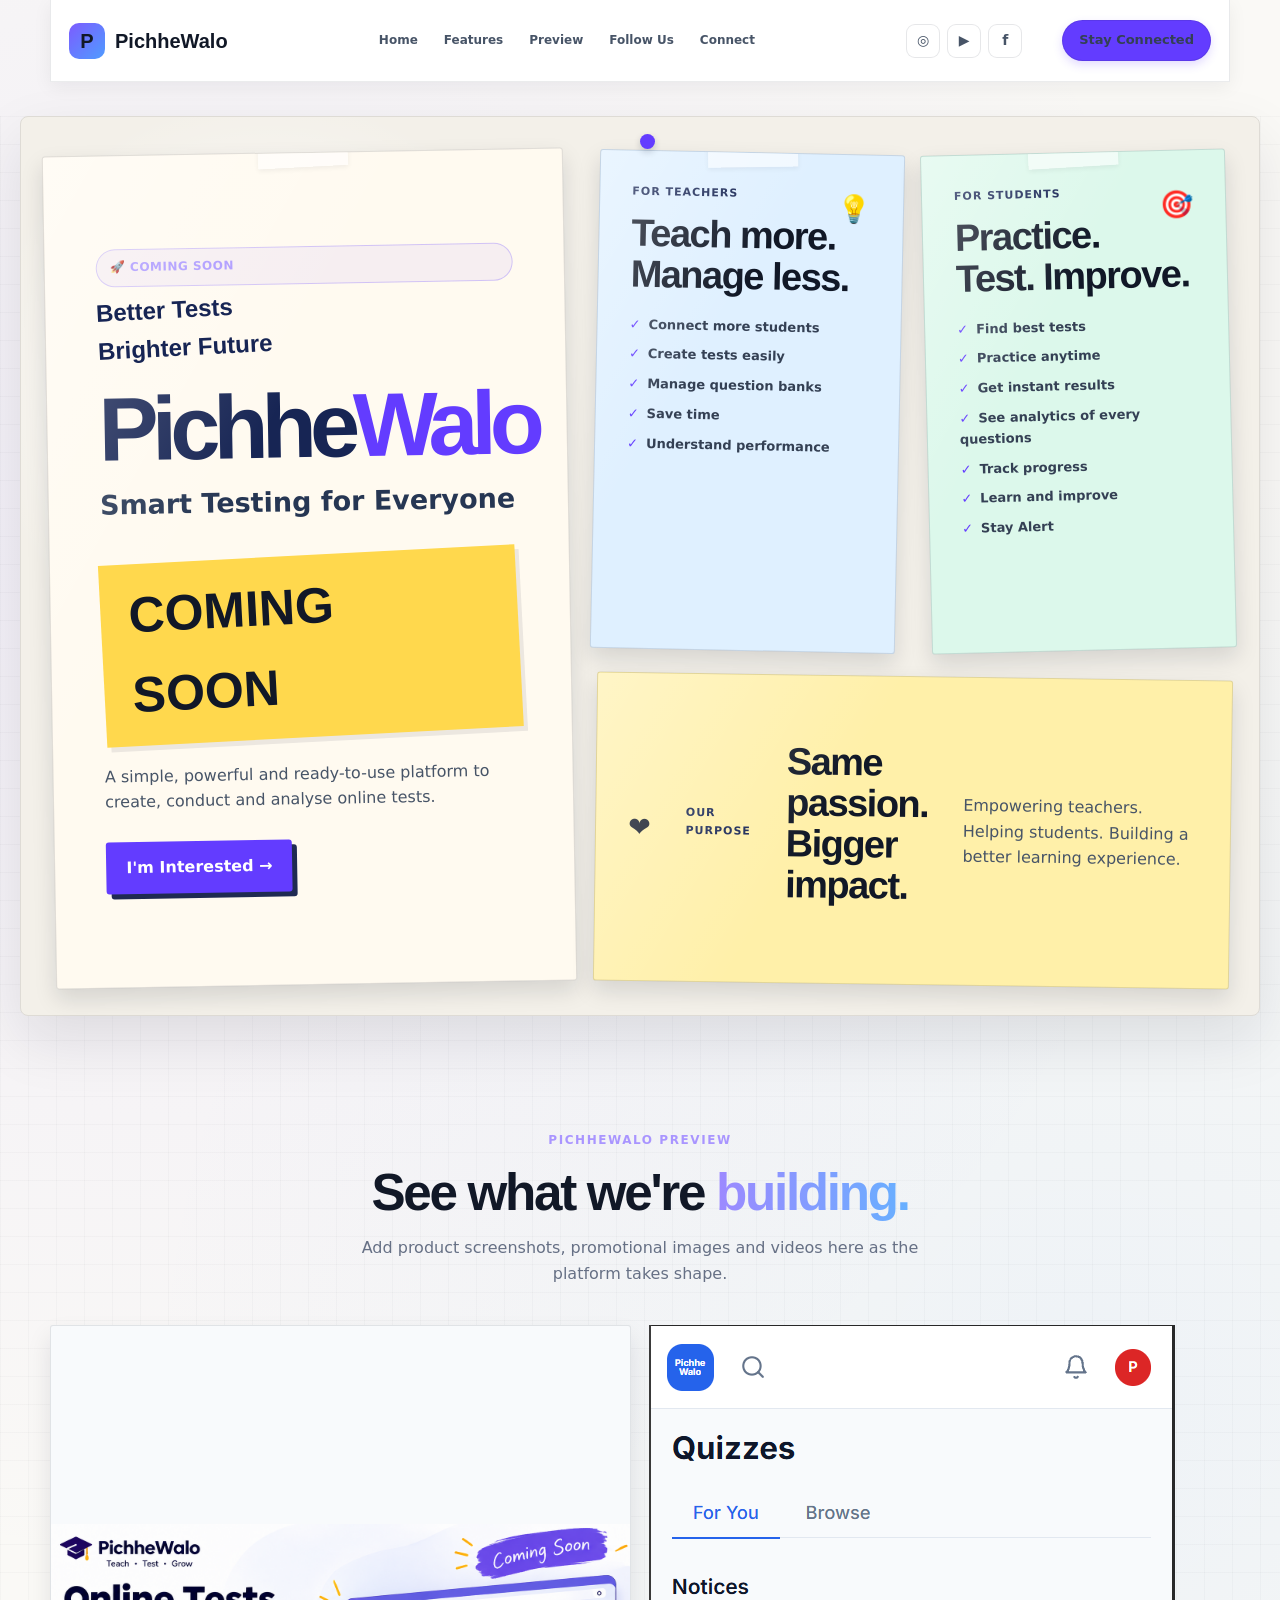
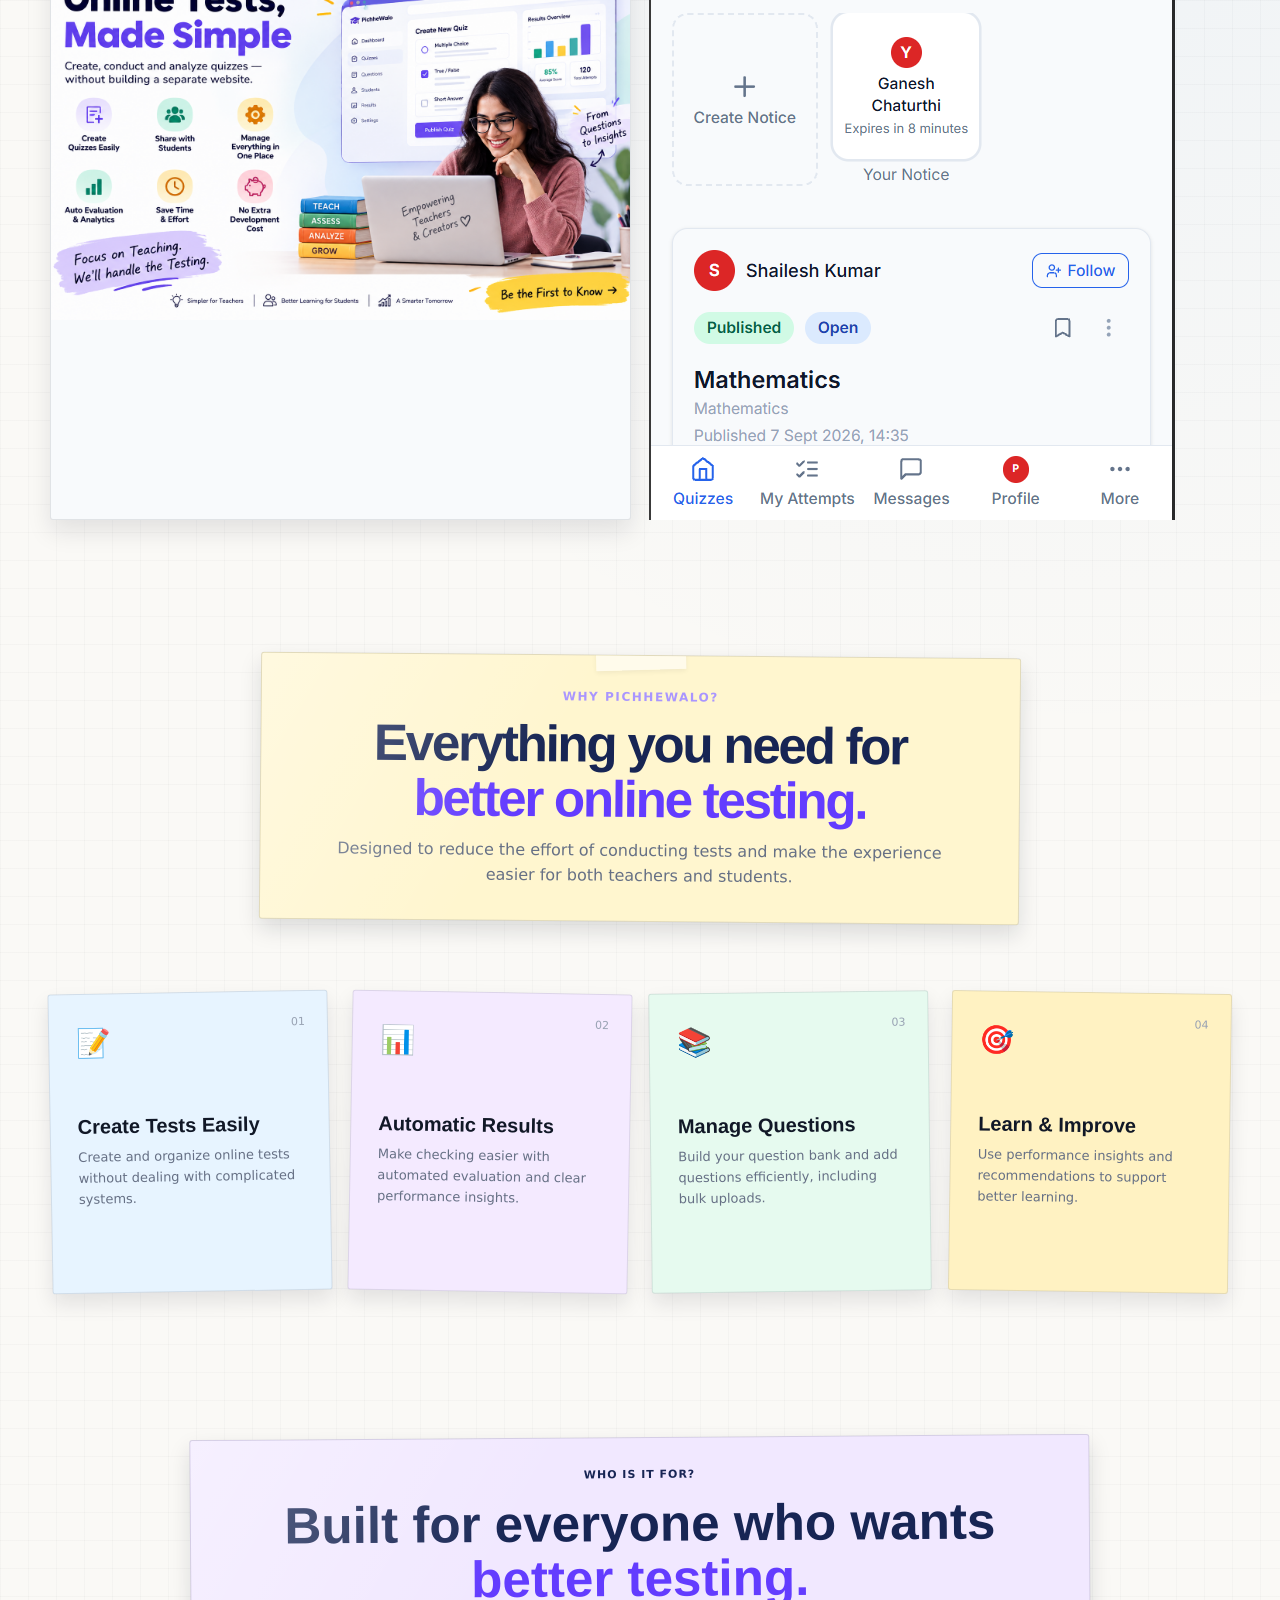
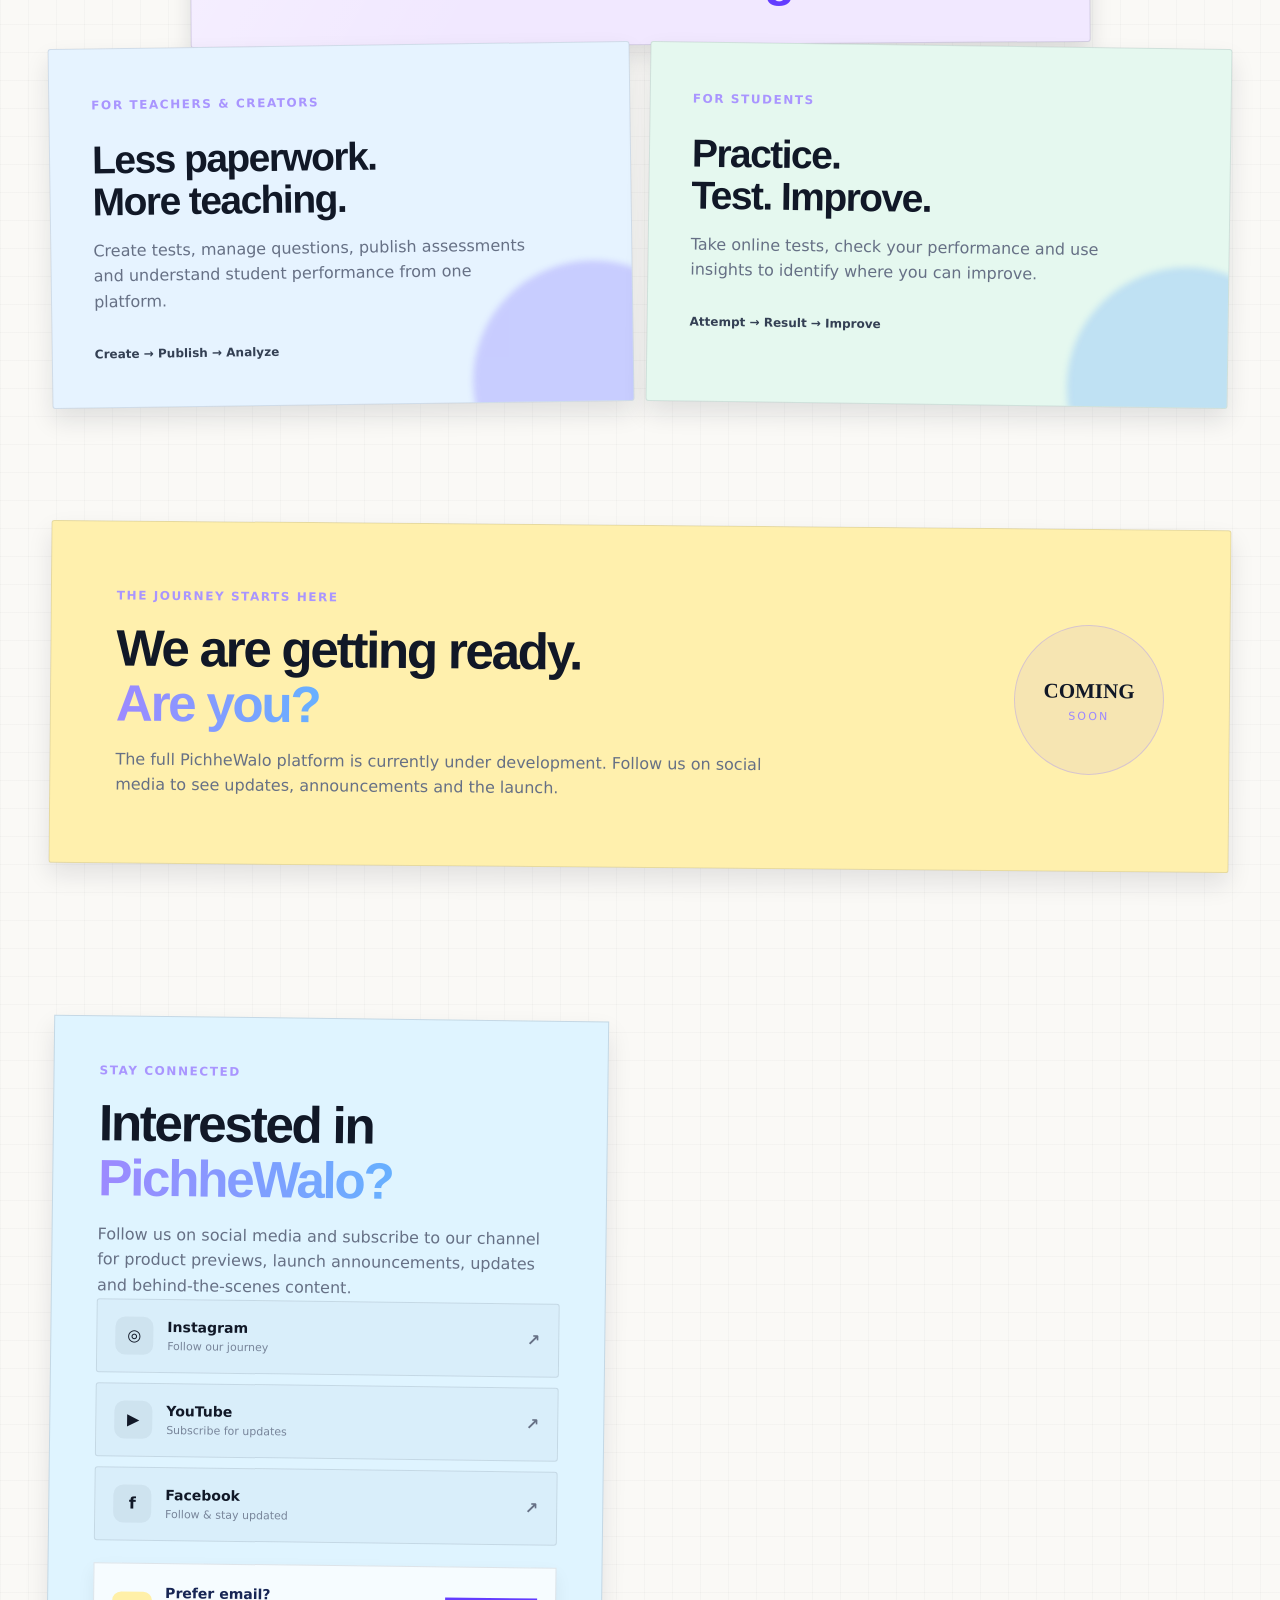
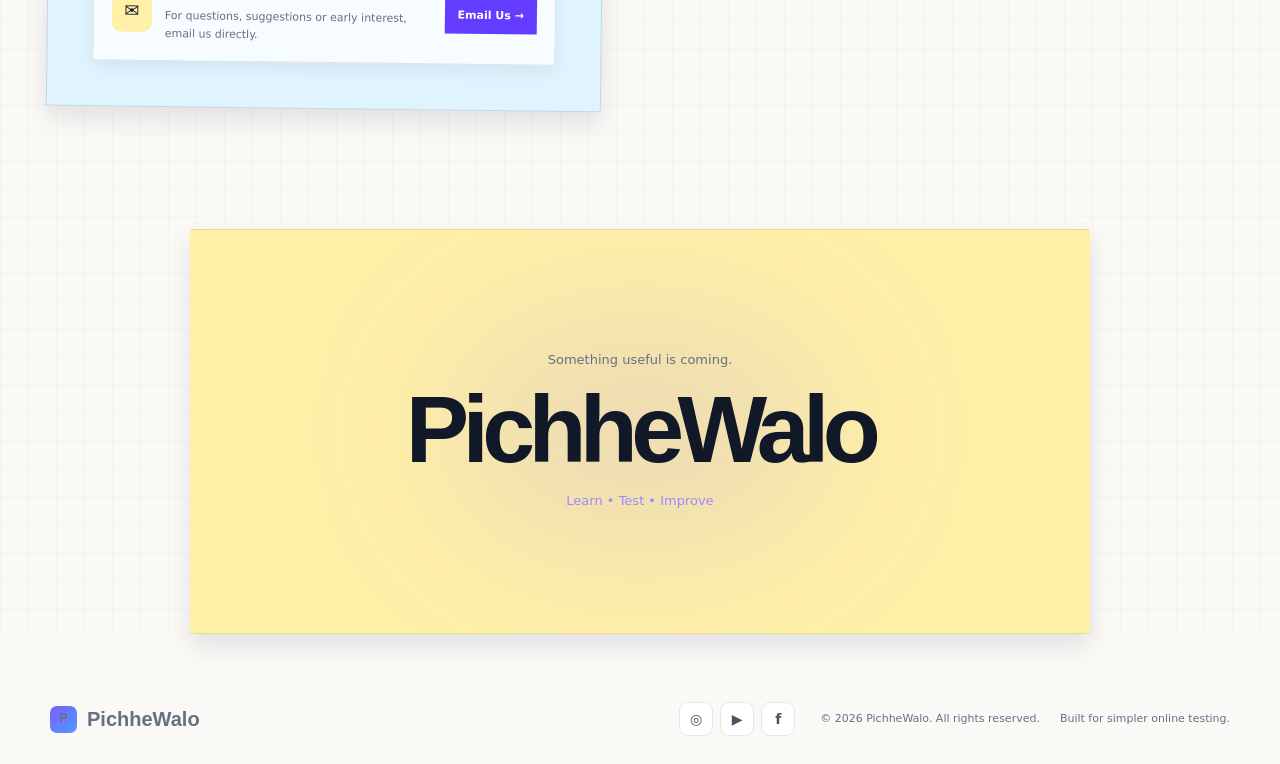
<file: PichheWalo_PreRelease_Website/index.html>
<!DOCTYPE html>
<html lang="en">
<head>
  <meta charset="UTF-8" />
  <meta name="viewport" content="width=device-width, initial-scale=1.0" />
  <meta name="description" content="PichheWalo — A smarter way to create, take and manage online tests. Coming soon." />
  <meta name="theme-color" content="#111827" />
  <title>PichheWalo | Coming Soon</title>
  <link rel="stylesheet" href="style.css" />
</head>
<body>
  <header class="navbar">
    <a class="brand" href="#home" aria-label="PichheWalo Home">
      <span class="brand-mark">P</span>
      <span>PichheWalo</span>
    </a>

    <nav class="main-nav" aria-label="Main navigation">
      <a href="#home">Home</a>
      <a href="#features">Features</a>
      <a href="#media">Preview</a>
      <a href="#connect">Follow Us</a>
      <a href="#connect">Connect</a>
    </nav>

    <nav class="header-socials" aria-label="Social media">
      <!-- Replace # with your actual social media URLs -->
      <a href="https://www.instagram.com/pichhewalo/" target="_blank" rel="noopener noreferrer" aria-label="Instagram">◎</a>
      <a href="https://www.youtube.com/@PichheWalo" target="_blank" rel="noopener noreferrer" aria-label="YouTube">▶</a>
      <a href="https://m.facebook.com/61594169335652/" target="_blank" rel="noopener noreferrer" aria-label="Facebook">f</a>
    </nav>

    <a class="nav-cta" href="#connect">Stay Connected</a>
  </header>

  <main>
    <section class="poster-board hero" id="home">
      <div class="poster-pin pin-purple"></div>

      <div class="mini-poster poster-main">
        <div class="poster-tape"></div>
        <div class="eyebrow">🚀 COMING SOON</div>
        <div class="scribble">Better Tests<br />Brighter Future</div>
        <h1>Pichhe<span>Walo</span></h1>
        <p class="poster-tagline">Smart Testing for Everyone</p>
        <div class="yellow-highlight">COMING SOON</div>
        <p>
          A simple, powerful and ready-to-use platform to create,
          conduct and analyse online tests.
        </p>
        <a class="poster-button" href="#connect">I'm Interested →</a>
      </div>

      <div class="mini-poster poster-teachers">
        <div class="poster-tape"></div>
        <span class="poster-icon">💡</span>
        <div class="poster-label">FOR TEACHERS</div>
        <h2>Teach more.<br />Manage less.</h2>
        <ul>
          <li>Connect more students</li>
          <li>Create tests easily</li>
          <li>Manage question banks</li>
          <li>Save time</li>
          <li>Understand performance</li>
        </ul>
      </div>

      <div class="mini-poster poster-students">
        <div class="poster-tape"></div>
        <span class="poster-icon">🎯</span>
        <div class="poster-label">FOR STUDENTS</div>
        <h2>Practice.<br />Test. Improve.</h2>
        <ul>
          <li>Find best tests</li>
          <li>Practice anytime</li>
          <li>Get instant results</li>
          <li>See analytics of every questions</li>
          <li>Track progress</li>
          <li>Learn and improve</li>
          <li>Stay Alert</li>
        </ul>
      </div>

      <div class="mini-poster poster-impact">
        <span class="poster-icon">❤️</span>
        <div class="poster-label">OUR PURPOSE</div>
        <h2>Same passion.<br />Bigger impact.</h2>
        <p>Empowering teachers. Helping students. Building a better learning experience.</p>
      </div>

      <div class="mini-poster poster-note">
        <div class="poster-tape"></div>
        <span class="quote-mark">“</span>
        <h2>Good tests<br />create confident learners.</h2>
        <span class="smile">☺</span>
      </div>
    </section>

    <section class="media-showcase section poster-section" id="media">
      <div class="section-label">PICHHEWALO PREVIEW</div>
      <h2>See what we're <span>building.</span></h2>
      <p class="section-subtitle">
        Add product screenshots, promotional images and videos here as the platform takes shape.
      </p>

      <div class="media-grid">
        <!-- IMAGE: Replace assets/images/preview.jpg with your image filename -->
        <!-- <div class="media-card image-card"> -->
          <div class="media-card video-card">
          <img src="assets/images/preview.png"
               alt="PichheWalo platform preview"
               onerror="this.style.display='none'; this.parentElement.classList.add('media-placeholder');" />
          <div class="placeholder-content">
            <span>🖼️</span>
            <strong>Add an image</strong>
            <small>Place images inside <b>assets/images/</b></small>
          </div>
        </div>

        <!-- VIDEO: Replace assets/videos/preview.mp4 with your video filename -->
        <!-- <div class="media-card video-card"> -->
          <!-- <video controls preload="metadata"
                 onerror="this.style.display='none'; this.parentElement.classList.add('media-placeholder');">
            <source src="assets/videos/preview.mp4" type="video/mp4" />
            Your browser does not support video playback.
          </video>
          <div class="placeholder-content">
            <span>🎬</span>
            <strong>Add a video</strong>
            <small>Place videos inside <b>assets/videos/</b></small>
          </div> -->

          <img src="assets/images/preview2.png"
               alt="PichheWalo platform preview"
               onerror="this.style.display='none'; this.parentElement.classList.add('media-placeholder');" />
          <div class="placeholder-content">
            <span>🖼️</span>
            <strong>Add an image</strong>
            <small>Place images inside <b>assets/images/</b></small>
          </div>
        </div>
      </div>
    </section>

    <section class="intro section poster-section">
      <div class="mini-poster section-heading-poster">
        <div class="poster-tape"></div>
        <div class="section-label">WHY PICHHEWALO?</div>
        <h2>Everything you need for<br /><span>better online testing.</span></h2>
        <p>
          Designed to reduce the effort of conducting tests and make the experience
          easier for both teachers and students.
        </p>
      </div>
    </section>

    <section class="features section poster-features" id="features">
      <article class="feature-card">
        <div class="feature-number">01</div>
        <div class="feature-icon">📝</div>
        <h3>Create Tests Easily</h3>
        <p>Create and organize online tests without dealing with complicated systems.</p>
      </article>

      <article class="feature-card">
        <div class="feature-number">02</div>
        <div class="feature-icon">📊</div>
        <h3>Automatic Results</h3>
        <p>Make checking easier with automated evaluation and clear performance insights.</p>
      </article>

      <article class="feature-card">
        <div class="feature-number">03</div>
        <div class="feature-icon">📚</div>
        <h3>Manage Questions</h3>
        <p>Build your question bank and add questions efficiently, including bulk uploads.</p>
      </article>

      <article class="feature-card">
        <div class="feature-number">04</div>
        <div class="feature-icon">🎯</div>
        <h3>Learn & Improve</h3>
        <p>Use performance insights and recommendations to support better learning.</p>
      </article>
    </section>

    <section class="section poster-section">
      <div class="mini-poster strip-poster">
        <div class="poster-label">WHO IS IT FOR?</div>
        <h2>Built for everyone who wants <span>better testing.</span></h2>
      </div>
    </section>

    <section class="audience section">
      <div class="audience-card teacher">
        <span class="audience-tag">FOR TEACHERS & CREATORS</span>
        <h2>Less paperwork.<br />More teaching.</h2>
        <p>
          Create tests, manage questions, publish assessments and understand
          student performance from one platform.
        </p>
        <span class="audience-line">Create → Publish → Analyze</span>
      </div>

      <div class="audience-card student">
        <span class="audience-tag">FOR STUDENTS</span>
        <h2>Practice.<br />Test. Improve.</h2>
        <p>
          Take online tests, check your performance and use insights to identify
          where you can improve.
        </p>
        <span class="audience-line">Attempt → Result → Improve</span>
      </div>
    </section>

    <section class="coming section">
      <div class="coming-inner">
        <div>
          <div class="section-label">THE JOURNEY STARTS HERE</div>
          <h2>We are getting ready.<br /><span>Are you?</span></h2>
          <p>
            The full PichheWalo platform is currently under development.
            Follow us on social media to see updates, announcements and the launch.
          </p>
        </div>
        <div class="coming-badge">
          <strong>COMING</strong>
          <span>SOON</span>
        </div>
      </div>
    </section>
    <section class="connect section poster-section" id="connect">
      <div class="connect-content">
        <div class="section-label">STAY CONNECTED</div>
        <h2>Interested in<br /><span>PichheWalo?</span></h2>
        <p>
          Follow us on social media and subscribe to our channel for product previews,
          launch announcements, updates and behind-the-scenes content.
        </p>

        <div class="socials">
          <!-- Replace # with your actual social media URLs -->
          <a class="social instagram" href="https://www.instagram.com/pichhewalo/" target="_blank" rel="noopener noreferrer">
            <span>◎</span>
            <div><strong>Instagram</strong><small>Follow our journey</small></div>
            <b>↗</b>
          </a>
          <a class="social youtube" href="https://www.youtube.com/@PichheWalo" target="_blank" rel="noopener noreferrer">
            <span>▶</span>
            <div><strong>YouTube</strong><small>Subscribe for updates</small></div>
            <b>↗</b>
          </a>
          <a class="social facebook" href="https://m.facebook.com/61594169335652/" target="_blank" rel="noopener noreferrer">
            <span>f</span>
            <div><strong>Facebook</strong><small>Follow & stay updated</small></div>
            <b>↗</b>
          </a>
        </div>

        <div class="email-card">
          <span class="email-icon">✉</span>
          <div>
            <strong>Prefer email?</strong>
            <p>For questions, suggestions or early interest, email us directly.</p>
          </div>
          <!-- Replace this placeholder with your real PichheWalo email. -->
          <a href="mailto:pichhewalo@gmail.com">Email Us →</a>
        </div>

      </div>
    </section>
<section class="final-cta">
      <div class="final-glow"></div>
      <p>Something useful is coming.</p>
      <h2>PichheWalo</h2>
      <span>Learn • Test • Improve</span>
    </section>
  </main>

  <footer>
    <div class="footer-brand">
      <span class="brand-mark">P</span>
      <strong>PichheWalo</strong>
    </div>

    <nav class="footer-socials" aria-label="Social media">
      <!-- Replace # with your actual social media URLs -->
      <a href="https://www.instagram.com/pichhewalo/" target="_blank" rel="noopener noreferrer" aria-label="Instagram">◎</a>
      <a href="https://www.youtube.com/@PichheWalo" target="_blank" rel="noopener noreferrer" aria-label="YouTube">▶</a>
      <a href="https://m.facebook.com/61594169335652/" target="_blank" rel="noopener noreferrer" aria-label="Facebook">f</a>
    </nav>

    <p>© <span id="year"></span> PichheWalo. All rights reserved.</p>
    <p>Built for simpler online testing.</p>
  </footer>

  <script src="script.js"></script>
</body>
</html>
</file>
<file: PichheWalo_PreRelease_Website/style.css>
/* =========================================================
   Header / Top Bar
   ========================================================= */

.navbar {
  width: min(1240px, calc(100% - 32px));
  min-height: 72px;
  margin: 0 auto;
  padding: 10px 18px;
  display: flex;
  align-items: center;
  gap: 22px;
  background: rgba(255,255,255,.96);
  border: 1px solid rgba(15,23,42,.09);
  border-top: 0;
  box-shadow: 0 5px 18px rgba(15,23,42,.06);
  position: sticky;
  top: 0;
  z-index: 100;
  backdrop-filter: blur(12px);
}

.navbar .brand {
  flex: 0 0 auto;
}

.main-nav {
  display: flex;
  align-items: center;
  justify-content: center;
  gap: 4px;
  margin-left: auto;
}

.main-nav a {
  display: inline-flex;
  align-items: center;
  justify-content: center;
  min-height: 36px;
  padding: 7px 11px;
  border-radius: 8px;
  color: #475467;
  font-size: 12px;
  font-weight: 700;
  white-space: nowrap;
  transition: background .2s ease, color .2s ease, transform .2s ease;
}

.main-nav a:hover {
  background: #f2efff;
  color: #633cff;
  transform: translateY(-1px);
}

.header-socials {
  display: flex;
  align-items: center;
  gap: 6px;
  flex: 0 0 auto;
}

.header-socials a {
  width: 34px;
  height: 34px;
  border: 1px solid #dfe3ea;
  border-radius: 8px;
  display: grid;
  place-items: center;
  color: #475467;
  background: #ffffff;
  font-size: 14px;
  font-weight: 800;
  transition: .2s ease;
}

.header-socials a:hover {
  border-color: #b8aaff;
  color: #633cff;
  background: #f8f6ff;
  transform: translateY(-1px);
}

.nav-cta {
  flex: 0 0 auto;
  display: inline-flex;
  align-items: center;
  justify-content: center;
  min-height: 36px;
  padding: 8px 14px;
  border: 0;
  border-radius: 8px;
  background: #633cff;
  color: #ffffff;
  font-size: 12px;
  font-weight: 800;
  white-space: nowrap;
  box-shadow: 0 4px 10px rgba(99,60,255,.18);
  transition: .2s ease;
}

.nav-cta:hover {
  background: #5631e5;
  color: #ffffff;
  transform: translateY(-1px);
}

@media (max-width: 1050px) {
  .navbar {
    gap: 12px;
    padding-left: 12px;
    padding-right: 12px;
  }

  .main-nav {
    gap: 0;
  }

  .main-nav a {
    padding-left: 8px;
    padding-right: 8px;
    font-size: 11px;
  }

  .nav-cta {
    padding-left: 11px;
    padding-right: 11px;
  }
}

@media (max-width: 900px) {
  .main-nav {
    display: none;
  }

  .header-socials {
    margin-left: auto;
  }
}

@media (max-width: 650px) {
  .navbar {
    width: calc(100% - 20px);
    min-height: 64px;
    padding: 8px 10px;
    gap: 8px;
  }

  .brand {
    font-size: 17px;
  }

  .brand-mark {
    width: 32px;
    height: 32px;
  }

  .header-socials a {
    width: 30px;
    height: 30px;
    font-size: 12px;
  }

  .nav-cta {
    min-height: 30px;
    padding: 6px 9px;
    font-size: 10px;
  }
}

@import url('https://fonts.googleapis.com/css2?family=Inter:wght@400;500;600;700;800&family=Space+Grotesk:wght@500;600;700&display=swap');

:root {
  --bg: #ffffff;
  --bg-soft: #f6f8fc;
  --card: #111827;
  --card-2: #151e2d;
  --text: #111827;
  --muted: #667085;
  --line: rgba(15,23,42,.10);
  --accent: #7c5cff;
  --accent-2: #4f9cff;
  --green: #42d392;
  --max: 1180px;
}

* { box-sizing: border-box; margin: 0; padding: 0; }

html { scroll-behavior: smooth; }

body {
  font-family: Inter, system-ui, sans-serif;
  background: #ffffff;
  color: var(--text);
  line-height: 1.6;
  overflow-x: hidden;
}

a { color: inherit; text-decoration: none; }

.navbar {
  width: min(var(--max), calc(100% - 40px));
  margin: 0 auto;
  height: 82px;
  display: flex;
  align-items: center;
  justify-content: space-between;
}

.brand, .footer-brand {
  display: flex;
  align-items: center;
  gap: 10px;
  font-family: "Space Grotesk", sans-serif;
  font-weight: 700;
  font-size: 20px;
}

.brand-mark {
  width: 36px;
  height: 36px;
  border-radius: 10px;
  display: grid;
  place-items: center;
  background: linear-gradient(135deg, var(--accent), var(--accent-2));
  font-weight: 800;
}

.nav-cta {
  border: 1px solid var(--line);
  padding: 9px 16px;
  border-radius: 999px;
  font-size: 13px;
  color: #344054;
  transition: .2s ease;
}

.nav-cta:hover { border-color: rgba(124,92,255,.7); transform: translateY(-1px); }

.hero {
  width: min(var(--max), calc(100% - 40px));
  min-height: 690px;
  margin: 0 auto;
  display: grid;
  grid-template-columns: 1.05fr .95fr;
  gap: 60px;
  align-items: center;
  padding: 65px 0 100px;
}

.eyebrow, .section-label, .audience-tag {
  color: #a995ff;
  font-weight: 700;
  letter-spacing: .13em;
  font-size: 12px;
}

.eyebrow {
  display: inline-flex;
  padding: 8px 13px;
  border: 1px solid rgba(124,92,255,.3);
  border-radius: 999px;
  background: rgba(124,92,255,.07);
  letter-spacing: .04em;
}

h1, h2, h3 { font-family: "Space Grotesk", sans-serif; line-height: 1.08; }

h1 {
  font-size: clamp(48px, 6vw, 78px);
  letter-spacing: -0.055em;
  margin: 25px 0;
}

h1 span, h2 span {
  background: linear-gradient(90deg, #9d89ff, #67b0ff);
  -webkit-background-clip: text;
  background-clip: text;
  color: transparent;
}

.hero-text {
  max-width: 600px;
  color: var(--muted);
  font-size: 18px;
}

.hero-actions { display: flex; gap: 13px; margin-top: 34px; flex-wrap: wrap; }

.button {
  padding: 13px 20px;
  border-radius: 11px;
  font-weight: 600;
  font-size: 14px;
  transition: .2s ease;
}

.button:hover { transform: translateY(-2px); }

.primary { background: linear-gradient(135deg, var(--accent), #5e88ff); }
.secondary { border: 1px solid var(--line); background: rgba(15,23,42,.025); }

.launch-note {
  margin-top: 25px;
  color: #667085;
  font-size: 12px;
  display: flex;
  align-items: center;
  gap: 8px;
}

.pulse {
  width: 7px; height: 7px; border-radius: 50%;
  background: var(--green);
  box-shadow: 0 0 0 5px rgba(66,211,146,.08);
}

.hero-card {
  max-width: 500px;
  width: 100%;
  justify-self: end;
  border: 1px solid var(--line);
  border-radius: 24px;
  background: rgba(255,255,255,.92);
  box-shadow: 0 30px 90px rgba(15,23,42,.10);
  transform: rotate(1.5deg);
  overflow: hidden;
}

.window-bar {
  height: 42px;
  display: flex;
  align-items: center;
  gap: 7px;
  padding: 0 16px;
  border-bottom: 1px solid var(--line);
}

.window-bar span { width: 8px; height: 8px; border-radius: 50%; background: #475569; }

.mock-dashboard { padding: 28px; }

.mock-header { display: flex; justify-content: space-between; align-items: center; }
.mock-header small, .mock-test small, .mock-stats small { display: block; color: #667085; font-size: 10px; }
.mock-header strong { display: block; font-size: 21px; margin-top: 3px; }
.avatar {
  width: 38px; height: 38px; border-radius: 12px;
  display: grid; place-items: center;
  background: rgba(124,92,255,.15); color: #b5a7ff; font-size: 11px; font-weight: 700;
}

.mock-stats { display: grid; grid-template-columns: repeat(3, 1fr); gap: 10px; margin: 24px 0; }
.mock-stats > div {
  padding: 15px;
  border: 1px solid var(--line);
  border-radius: 12px;
  background: rgba(15,23,42,.025);
}
.mock-stats strong { font-size: 22px; display: block; margin-top: 2px; }

.mock-test {
  display: flex; align-items: center; gap: 12px;
  padding: 15px;
  border: 1px solid rgba(124,92,255,.25);
  background: rgba(124,92,255,.06);
  border-radius: 13px;
}
.test-icon {
  width: 36px; height: 36px; border-radius: 10px;
  display: grid; place-items: center; background: rgba(124,92,255,.18);
}
.mock-test > div:nth-child(2) { flex: 1; }
.mock-test strong { display: block; font-size: 13px; }
.arrow { color: #9f91ff; }

.mock-bars {
  height: 150px; display: flex; align-items: end; gap: 14px; margin-top: 28px;
  padding: 0 12px;
}
.mock-bars i {
  flex: 1; min-width: 15px; border-radius: 6px 6px 2px 2px;
  background: linear-gradient(to top, #5e6dff, #8d7bff);
  opacity: .8;
}

.section { width: min(var(--max), calc(100% - 40px)); margin: 0 auto; }

.intro { text-align: center; padding: 80px 0 50px; }
.intro h2, .coming h2, .connect h2 { font-size: clamp(36px, 4vw, 54px); letter-spacing: -.045em; margin: 15px 0; }
.section-subtitle { max-width: 620px; margin: auto; color: var(--muted); }

.features { display: grid; grid-template-columns: repeat(4,1fr); gap: 14px; padding: 20px 0 120px; }
.feature-card {
  min-height: 300px; position: relative; padding: 27px;
  border: 1px solid var(--line); border-radius: 18px;
  background: linear-gradient(160deg, rgba(255,255,255,.98), rgba(248,250,252,.98));
  transition: .25s ease;
}
.feature-card:hover { transform: translateY(-5px); border-color: rgba(124,92,255,.35); }
.feature-number { position: absolute; right: 22px; top: 22px; color: #98a2b3; font-size: 11px; }
.feature-icon { font-size: 28px; margin-bottom: 50px; }
.feature-card h3 { font-size: 20px; margin-bottom: 10px; }
.feature-card p { color: var(--muted); font-size: 13px; }

.audience { display: grid; grid-template-columns: 1fr 1fr; gap: 16px; padding-bottom: 120px; }
.audience-card {
  min-height: 350px; padding: 42px;
  border-radius: 22px; border: 1px solid var(--line);
  position: relative; overflow: hidden;
}
.audience-card::after {
  content: ""; position: absolute; width: 240px; height: 240px; border-radius: 50%;
  right: -80px; bottom: -100px; filter: blur(3px); opacity: .25;
  background: #725cff;
}
.audience-card.student::after { background: #4f9cff; }
.audience-card h2 { font-size: 39px; margin: 22px 0 15px; letter-spacing: -.04em; }
.audience-card p { color: var(--muted); max-width: 440px; }
.audience-line { display: inline-block; margin-top: 30px; color: #344054; font-size: 12px; font-weight: 600; }

.coming { padding-bottom: 120px; }
.coming-inner {
  padding: 65px; border-radius: 25px; border: 1px solid var(--line);
  background:
    radial-gradient(circle at 85% 20%, rgba(124,92,255,.16), transparent 30%),
    var(--card);
  display: flex; align-items: center; justify-content: space-between; gap: 40px;
}
.coming-inner p { max-width: 650px; color: var(--muted); }
.coming-badge {
  min-width: 150px; height: 150px; border-radius: 50%;
  border: 1px solid rgba(157,137,255,.35);
  background: rgba(124,92,255,.07);
  display: grid; place-content: center; text-align: center;
}
.coming-badge strong { font-family: "Space Grotesk"; font-size: 21px; }
.coming-badge span { color: #9d89ff; font-size: 11px; letter-spacing: .2em; }

.connect { padding: 10px 0 120px; display: grid; grid-template-columns: 1fr 1fr; gap: 70px; align-items: center; }
.connect-content > p { color: var(--muted); max-width: 500px; }
.socials { display: grid; gap: 10px; }
.social {
  display: flex; align-items: center; gap: 14px; padding: 16px 18px;
  border: 1px solid var(--line); border-radius: 14px; background: rgba(15,23,42,.025);
  transition: .2s ease;
}
.social:hover { transform: translateX(5px); border-color: rgba(124,92,255,.35); }
.social > span {
  width: 38px; height: 38px; border-radius: 10px; display: grid; place-items: center;
  background: rgba(15,23,42,.05); font-weight: 800;
}
.social div { flex: 1; }
.social strong { display: block; font-size: 14px; }
.social small { display: block; color: #78859a; font-size: 11px; }
.social b { color: #667085; }

.final-cta {
  text-align: center; padding: 120px 20px;
  position: relative; border-top: 1px solid var(--line);
  border-bottom: 1px solid var(--line); overflow: hidden;
}
.final-glow {
  position: absolute; width: 400px; height: 250px; border-radius: 50%;
  background: rgba(124,92,255,.13); filter: blur(70px);
  left: 50%; top: 50%; transform: translate(-50%,-50%);
}
.final-cta p, .final-cta span { position: relative; color: var(--muted); font-size: 13px; }
.final-cta h2 { position: relative; font-size: clamp(54px, 8vw, 95px); letter-spacing: -.07em; margin: 7px 0; }
.final-cta span { color: #9d89ff; }

footer {
  width: min(var(--max), calc(100% - 40px)); margin: auto; padding: 28px 0;
  display: flex; align-items: center; justify-content: space-between; gap: 20px;
  color: #667085; font-size: 11px;
}
footer .brand-mark { width: 27px; height: 27px; border-radius: 7px; font-size: 12px; }

@media (max-width: 900px) {
  .hero { grid-template-columns: 1fr; padding-top: 45px; }
  .hero-card { justify-self: center; transform: none; }
  .features { grid-template-columns: 1fr 1fr; }
  .connect { grid-template-columns: 1fr; gap: 40px; }
}

@media (max-width: 650px) {
  .navbar { height: 70px; }
  .nav-cta { padding: 8px 12px; }
  .hero { min-height: auto; padding: 45px 0 70px; }
  h1 { font-size: 49px; }
  .hero-text { font-size: 15px; }
  .mock-dashboard { padding: 20px; }
  .features, .audience { grid-template-columns: 1fr; }
  .features { padding-bottom: 75px; }
  .feature-card { min-height: 250px; }
  .audience-card { min-height: 300px; padding: 30px; }
  .audience-card h2 { font-size: 33px; }
  .coming-inner { padding: 35px 28px; flex-direction: column; align-items: flex-start; }
  .coming-badge { min-width: 115px; width: 115px; height: 115px; }
  .coming-badge strong { font-size: 16px; }
  footer { flex-direction: column; align-items: flex-start; }
}


/* =========================================================
   Media Showcase
   Put images in assets/images/ and videos in assets/videos/
   ========================================================= */

.media-showcase {
  text-align: center;
  padding: 30px 0 110px;
}

.media-showcase h2 {
  font-size: clamp(36px, 4vw, 54px);
  letter-spacing: -.045em;
  margin: 15px 0;
}

.media-grid {
  display: grid;
  grid-template-columns: 1fr 1fr;
  gap: 18px;
  margin-top: 38px;
  text-align: left;
}

.media-card {
  min-height: 320px;
  border: 1px solid var(--line);
  border-radius: 20px;
  overflow: hidden;
  background: #f8fafc;
  position: relative;
  display: flex;
  align-items: center;
  justify-content: center;
}

.media-card img,
.media-card video {
  display: block;
  width: 100%;
  height: 50%;
  min-height: 320px;
  object-fit: cover;
  background: #eef2f7;
}

.media-card.video-card video {
  object-fit: contain;
}

.placeholder-content {
  display: none;
  position: absolute;
  inset: 0;
  align-items: center;
  justify-content: center;
  flex-direction: column;
  gap: 8px;
  color: #667085;
  text-align: center;
  background: #f8fafc;
}

.media-placeholder .placeholder-content {
  display: flex;
}

.placeholder-content span {
  font-size: 35px;
  margin-bottom: 4px;
}

.placeholder-content strong {
  color: #344054;
  font-size: 15px;
}

.placeholder-content small {
  font-size: 11px;
}

.header-socials,
.footer-socials {
  display: flex;
  align-items: center;
  gap: 7px;
}

.header-socials {
  margin-left: auto;
  margin-right: 18px;
}

.header-socials a,
.footer-socials a {
  width: 34px;
  height: 34px;
  border: 1px solid var(--line);
  border-radius: 9px;
  display: grid;
  place-items: center;
  color: #475467;
  font-weight: 800;
  font-size: 14px;
  background: #fff;
  transition: .2s ease;
}

.header-socials a:hover,
.footer-socials a:hover {
  transform: translateY(-2px);
  border-color: rgba(124,92,255,.4);
  color: #6941c6;
}

.footer-socials {
  margin-left: auto;
  margin-right: 5px;
}

@media (max-width: 900px) {
  .media-grid {
    grid-template-columns: 1fr;
  }
}

@media (max-width: 650px) {
  .header-socials {
    margin-right: 8px;
  }

  .header-socials a {
    width: 30px;
    height: 30px;
    font-size: 12px;
  }

  .header-socials a:nth-child(n+2) {
    display: none;
  }

  .media-showcase {
    padding-bottom: 75px;
  }

  .media-card,
  .media-card img,
  .media-card video {
    min-height: 230px;
  }

  .footer-socials {
    margin-left: 0;
    order: 3;
  }
}


/* =========================================================
   POSTER BOARD DESIGN
   Large physical-poster look made from smaller paper posters.
   ========================================================= */

body {
  background:
    radial-gradient(circle at 15% 10%, rgba(124,92,255,.07), transparent 20%),
    radial-gradient(circle at 85% 25%, rgba(79,156,255,.07), transparent 22%),
    #faf9f6;
}

main {
  background-image:
    linear-gradient(rgba(15,23,42,.025) 1px, transparent 1px),
    linear-gradient(90deg, rgba(15,23,42,.025) 1px, transparent 1px);
  background-size: 28px 28px;
}

.navbar {
  background: rgba(255,255,255,.94);
  border-bottom: 1px solid rgba(15,23,42,.08);
  position: sticky;
  top: 0;
  z-index: 100;
  backdrop-filter: blur(12px);
}

.poster-board {
  width: min(1240px, calc(100% - 32px));
  min-height: 900px;
  margin: 34px auto 90px;
  position: relative;
  display: grid;
  grid-template-columns: 1.45fr .85fr .85fr;
  grid-template-rows: 1fr .62fr;
  gap: 25px;
  align-items: stretch;
  padding: 35px 28px 30px;
  border: 1px solid #dedbd5;
  border-radius: 8px;
  background:
    radial-gradient(circle at 20% 30%, rgba(255,255,255,.9), transparent 25%),
    #f3f0e9;
  box-shadow: 0 24px 60px rgba(15,23,42,.10);
}

.mini-poster {
  position: relative;
  overflow: hidden;
  border: 1px solid rgba(15,23,42,.12);
  border-radius: 3px;
  box-shadow: 0 10px 22px rgba(15,23,42,.13);
  padding: 32px;
}

.mini-poster::before {
  content: "";
  position: absolute;
  inset: 0;
  pointer-events: none;
  background: linear-gradient(120deg, rgba(255,255,255,.35), transparent 38%);
}

.poster-main {
  grid-row: 1 / 3;
  background: #fffaf0;
  transform: rotate(-1deg);
  padding: clamp(30px, 4vw, 55px);
  display: flex;
  flex-direction: column;
  justify-content: center;
}

.poster-main h1 {
  font-size: clamp(30px, 8vw, 90px);
  color: #172554;
  margin: 18px 0 4px;
  letter-spacing: -.075em;
}

.poster-main h1 span {
  color: #633cff;
  background: none;
}

.scribble {
  font-family: "Space Grotesk", sans-serif;
  font-size: clamp(16px, 2vw, 24px);
  font-weight: 700;
  transform: rotate(-2deg);
  color: #172554;
}

.poster-tagline {
  font-size: clamp(18px, 2.2vw, 27px);
  font-weight: 700;
  color: #263653;
  margin-bottom: 20px;
}

.yellow-highlight {
  display: inline-block;
  align-self: flex-start;
  padding: 11px 28px;
  margin: 12px 0 24px;
  background: #ffd84d;
  color: #111827;
  font-family: "Space Grotesk", sans-serif;
  font-weight: 800;
  font-size: clamp(50px, 2.5vw, 70px);
  transform: rotate(-2deg);
  box-shadow: 4px 5px 0 rgba(17,24,39,.08);
}

.poster-main > p:not(.poster-tagline) {
  max-width: 570px;
  color: #475467;
  font-size: 16px;
}

.poster-button {
  align-self: flex-start;
  margin-top: 27px;
  padding: 13px 20px;
  border-radius: 3px;
  color: white;
  background: #633cff;
  font-weight: 800;
  box-shadow: 5px 5px 0 #1f2a52;
}

.poster-teachers {
  background: #dff0ff;
  transform: rotate(1.2deg);
}

.poster-students {
  background: #dcf8eb;
  transform: rotate(-1.4deg);
}

.poster-impact {
  grid-column: 2 / 4;
  background: #fff0a9;
  transform: rotate(.8deg);
}

.poster-note {
  display: none;
}

.poster-label {
  color: #172554;
  font-weight: 800;
  letter-spacing: .09em;
  font-size: 11px;
  margin-bottom: 12px;
}

.poster-icon {
  float: right;
  font-size: 27px;
}

.poster-teachers h2,
.poster-students h2,
.poster-impact h2,
.poster-note h2 {
  font-size: clamp(26px, 3vw, 38px);
  color: #111827;
  margin: 8px 0 20px;
  letter-spacing: -.04em;
}

.poster-teachers ul,
.poster-students ul {
  list-style: none;
  display: grid;
  gap: 9px;
  color: #344054;
  font-size: 13px;
  font-weight: 600;
}

.poster-teachers li::before,
.poster-students li::before {
  content: "✓";
  color: #633cff;
  font-weight: 900;
  margin-right: 8px;
}

.poster-impact {
  display: flex;
  align-items: center;
  gap: 35px;
}

.poster-impact p {
  color: #475467;
  max-width: 480px;
}

.poster-tape {
  position: absolute;
  width: 90px;
  height: 22px;
  background: rgba(255,255,255,.58);
  top: -8px;
  left: 50%;
  transform: translateX(-50%) rotate(-2deg);
  box-shadow: 0 2px 5px rgba(15,23,42,.06);
}

.poster-pin {
  position: absolute;
  width: 15px;
  height: 15px;
  border-radius: 50%;
  top: 17px;
  left: 50%;
  z-index: 5;
  background: #633cff;
  box-shadow: 0 3px 7px rgba(15,23,42,.2);
}

.poster-section {
  padding-top: 25px;
}

.section-heading-poster {
  max-width: 760px;
  margin: 0 auto;
  text-align: center;
  background: #fff6cf;
  transform: rotate(.5deg);
}

.section-heading-poster h2,
.strip-poster h2 {
  font-size: clamp(34px, 4vw, 52px);
  color: #172554;
  margin: 10px 0;
}

.section-heading-poster h2 span,
.strip-poster h2 span {
  background: none;
  color: #633cff;
}

.section-heading-poster p {
  max-width: 620px;
  margin: auto;
  color: #667085;
}

.poster-features {
  gap: 20px;
}

.poster-features .feature-card {
  min-height: 300px;
  border-radius: 3px;
  box-shadow: 0 10px 20px rgba(15,23,42,.10);
}

.poster-features .feature-card:nth-child(1) { background: #e7f4ff; transform: rotate(-1deg); }
.poster-features .feature-card:nth-child(2) { background: #f4eaff; transform: rotate(1deg); }
.poster-features .feature-card:nth-child(3) { background: #e6faef; transform: rotate(-.7deg); }
.poster-features .feature-card:nth-child(4) { background: #fff2c2; transform: rotate(.8deg); }

.strip-poster {
  max-width: 900px;
  margin: 0 auto;
  padding: 28px 38px;
  background: #f1e8ff;
  transform: rotate(-.4deg);
  text-align: center;
}

.audience-card {
  border-radius: 3px;
  box-shadow: 0 12px 24px rgba(15,23,42,.11);
}

.audience-card.teacher { background: #e6f3ff; transform: rotate(-.8deg); }
.audience-card.student { background: #e5f8ef; transform: rotate(.8deg); }

.coming-inner,
.interest-inner,
.social,
.media-card,
.final-cta {
  border-radius: 3px;
}

.coming-inner {
  background: #fff0ad;
  box-shadow: 0 12px 25px rgba(15,23,42,.10);
  transform: rotate(.5deg);
}

.interest-inner {
  background: #f1e7ff;
  box-shadow: 0 12px 25px rgba(15,23,42,.10);
  transform: rotate(-.5deg);
}

.interest-form {
  border-radius: 3px;
}

.media-showcase {
  text-align: center;
}

.media-showcase .media-card {
  box-shadow: 0 12px 24px rgba(15,23,42,.10);
}

.connect {
  padding-top: 30px;
}

.connect-content {
  padding: 45px;
  background: #dff4ff;
  border: 1px solid rgba(15,23,42,.12);
  box-shadow: 0 12px 24px rgba(15,23,42,.10);
  transform: rotate(.7deg);
}

.final-cta {
  margin: 0 auto 40px;
  width: min(900px, calc(100% - 40px));
  background: #fff0a8;
  box-shadow: 0 12px 25px rgba(15,23,42,.10);
}

@media (max-width: 900px) {
  .poster-board {
    grid-template-columns: 1fr 1fr;
    grid-template-rows: auto auto auto;
    min-height: auto;
  }

  .poster-main {
    grid-column: 1 / 3;
    grid-row: auto;
    min-height: 560px;
  }

  .poster-impact {
    grid-column: 1 / 3;
  }
}

@media (max-width: 650px) {
  .poster-board {
    width: calc(100% - 20px);
    margin: 15px auto 55px;
    padding: 22px 13px;
    display: flex;
    flex-direction: column;
    gap: 18px;
  }

  .mini-poster,
  .poster-main,
  .poster-teachers,
  .poster-students,
  .poster-impact {
    transform: none;
    width: 100%;
  }

  .poster-main {
    min-height: 520px;
  }

  .poster-impact {
    display: block;
  }

  .poster-section {
    width: calc(100% - 20px);
  }

  .poster-features {
    display: grid;
    grid-template-columns: 1fr;
  }

  .poster-features .feature-card {
    transform: none !important;
  }

  .connect-content {
    padding: 30px 22px;
  }
}


/* Follow / Subscribe callout */
.follow-callout {
  display: grid;
  gap: 4px;
  margin-top: 24px;
  padding: 15px 18px;
  border-left: 4px solid #633cff;
  background: rgba(255,255,255,.72);
  box-shadow: 4px 5px 0 rgba(99,60,255,.08);
}

.follow-callout strong {
  color: #172554;
  font-size: 14px;
}

.follow-callout span {
  color: #667085;
  font-size: 12px;
}

/* Email contact card */
.email-card {
  margin-top: 22px;
  padding: 18px;
  display: flex;
  align-items: center;
  gap: 13px;
  border: 1px solid rgba(15,23,42,.10);
  background: rgba(255,255,255,.72);
  box-shadow: 0 7px 18px rgba(15,23,42,.06);
}

.email-icon {
  width: 40px;
  height: 40px;
  display: grid;
  place-items: center;
  border-radius: 9px;
  background: #fff0a8;
  font-size: 18px;
}

.email-card > div { flex: 1; }

.email-card strong {
  display: block;
  color: #172554;
  font-size: 14px;
}

.email-card p {
  margin-top: 3px;
  color: #667085;
  font-size: 11px;
}

.email-card > a {
  padding: 9px 13px;
  background: #633cff;
  color: #fff;
  font-size: 11px;
  font-weight: 800;
}

.email-note {
  margin-top: 9px !important;
  color: #98a2b3 !important;
  font-size: 9px !important;
}

@media (max-width: 650px) {
  .email-card {
    align-items: flex-start;
    flex-wrap: wrap;
  }
  .email-card > a {
    margin-left: 53px;
  }
}
</file>
